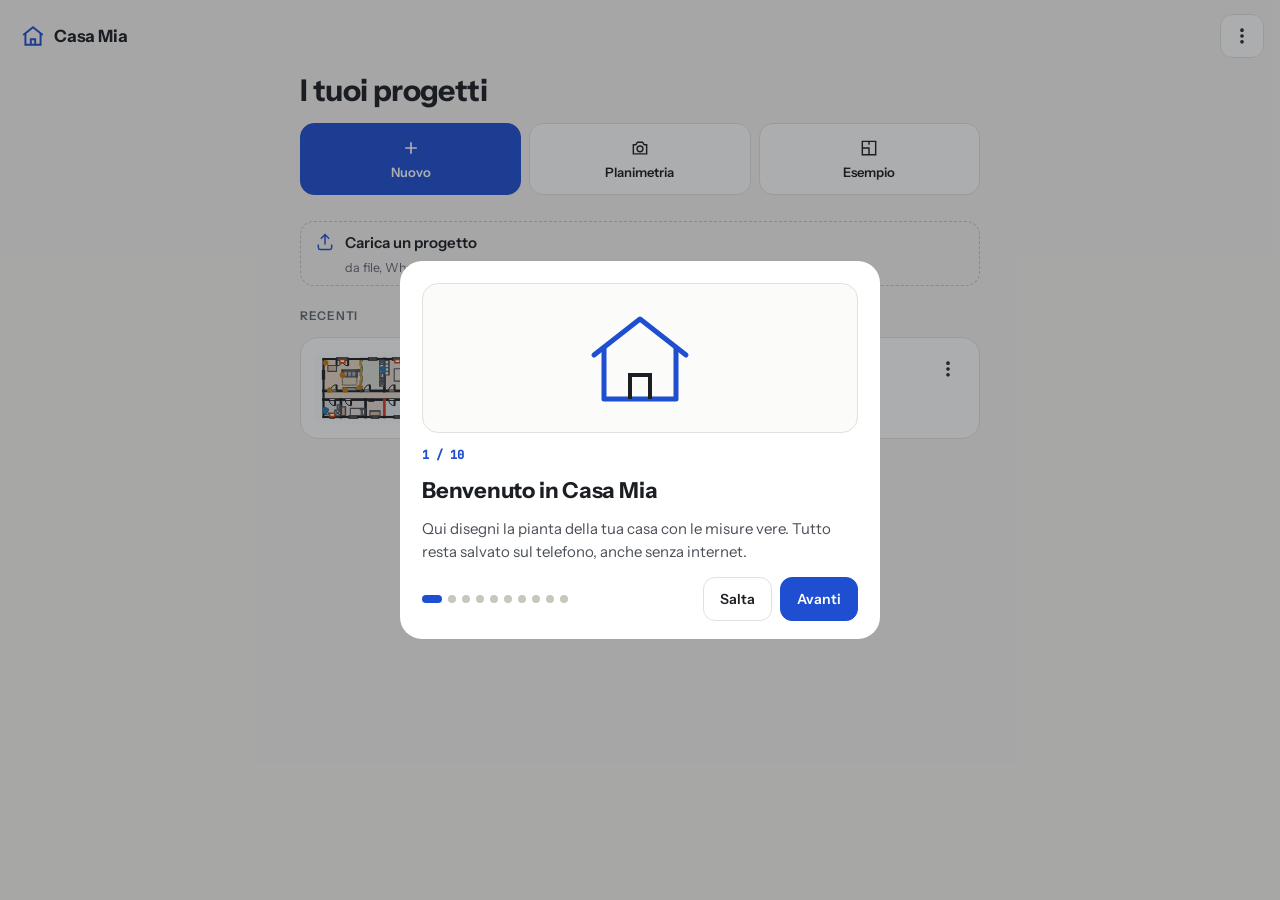
<file: index.html>
<!doctype html>
<html lang="it">
<head>
<meta charset="utf-8">
<meta name="viewport" content="width=device-width, initial-scale=1, maximum-scale=1, user-scalable=no, viewport-fit=cover">
<meta name="theme-color" content="#F6F5F1">
<title>Casa Mia</title>
<link rel="stylesheet" href="css/app.css">
<link rel="manifest" href="manifest.webmanifest"><link rel="icon" href="icon.svg"><meta name="theme-color" content="#F6F5F1"></head>
<body>
<div id="app">

  <!-- HOME -->
  <section id="home" class="screen" aria-label="I tuoi progetti">
    <header class="home-head">
      <div class="brand">
        <svg width="26" height="26" viewBox="0 0 24 24" fill="none" stroke="currentColor" stroke-width="1.8" aria-hidden="true"><path d="M3 11l9-7 9 7"/><path d="M5 9.5V20h14V9.5"/><path d="M10 20v-5h4v5"/></svg>
        <span>Casa Mia</span>
      </div>
      <div class="head-actions">
      <button class="update-btn" id="updateBtn" aria-label="Aggiorna l'app">
        <svg width="18" height="18" viewBox="0 0 24 24" fill="none" stroke="currentColor" stroke-width="1.9" stroke-linecap="round" stroke-linejoin="round" aria-hidden="true"><path d="M20 12a8 8 0 1 1-2.34-5.66"/><path d="M20 4v5h-5"/></svg>
        <span>Aggiorna</span><i class="badge hidden" id="updateBadge"></i>
      </button>
      <button class="icon-btn" id="homeMenu" aria-label="Menu">
        <svg width="20" height="20" viewBox="0 0 24 24" fill="none" stroke="currentColor" stroke-width="1.8" aria-hidden="true"><circle cx="12" cy="5" r="1.3"/><circle cx="12" cy="12" r="1.3"/><circle cx="12" cy="19" r="1.3"/></svg>
      </button>
      </div>
    </header>
    <div class="home-body">
      <h1>I tuoi progetti</h1>
      <div class="quick">
        <button class="quick-btn primary" id="newProject">
          <svg width="20" height="20" viewBox="0 0 24 24" fill="none" stroke="currentColor" stroke-width="2" aria-hidden="true"><path d="M12 5v14M5 12h14"/></svg>Nuovo
        </button>
        <button class="quick-btn" id="loadPlan">
          <svg width="20" height="20" viewBox="0 0 24 24" fill="none" stroke="currentColor" stroke-width="1.7" aria-hidden="true"><path d="M4 8h3l2-3h6l2 3h3v11H4z"/><circle cx="12" cy="13" r="3.5"/></svg>Planimetria
        </button>
        <button class="quick-btn" id="openSample">
          <svg width="20" height="20" viewBox="0 0 24 24" fill="none" stroke="currentColor" stroke-width="1.7" aria-hidden="true"><path d="M4 4h16v16H4z"/><path d="M4 12h8v8M12 4v4"/></svg>Esempio
        </button>
      </div>
      <button class="open-file-btn" id="openFile">
        <svg width="20" height="20" viewBox="0 0 24 24" fill="none" stroke="currentColor" stroke-width="1.8" aria-hidden="true"><path d="M12 15V3M7 8l5-5 5 5"/><path d="M4 15v4a2 2 0 0 0 2 2h12a2 2 0 0 0 2-2v-4"/></svg>Carica un progetto <small>da file, WhatsApp, Drive o backup</small>
      </button>
      <div class="section-label">Recenti</div>
      <div id="projectList" class="project-list"></div>
    </div>
  </section>

  <!-- EDITOR -->
  <section id="editor" class="screen hidden" aria-label="Pianta">
    <header class="topbar">
      <button class="icon-btn ghost" id="backHome" aria-label="Torna ai progetti">
        <svg width="22" height="22" viewBox="0 0 24 24" fill="none" stroke="currentColor" stroke-width="2" aria-hidden="true"><path d="M15 5l-7 7 7 7"/></svg>
      </button>
      <button class="title-btn" id="projectTitle" aria-label="Rinomina progetto">
        <span class="t-name" id="projectName"></span>
        <span class="t-sub" id="projectSub"></span>
      </button>
      <button class="mode-btn" id="modeBtn" aria-label="Modalità semplice" aria-pressed="false">Semplice</button>
      <button class="icon-btn ghost" id="undoBtn" aria-label="Annulla" disabled>
        <svg width="20" height="20" viewBox="0 0 24 24" fill="none" stroke="currentColor" stroke-width="1.9" aria-hidden="true"><path d="M9 14L4 9l5-5"/><path d="M4 9h11a5 5 0 0 1 0 10h-3"/></svg>
      </button>
      <button class="icon-btn ghost" id="redoBtn" aria-label="Ripeti" disabled>
        <svg width="20" height="20" viewBox="0 0 24 24" fill="none" stroke="currentColor" stroke-width="1.9" aria-hidden="true"><path d="M15 14l5-5-5-5"/><path d="M20 9H9a5 5 0 0 0 0 10h3"/></svg>
      </button>
      <button class="icon-btn ghost" id="moreBtn" aria-label="Altre opzioni">
        <svg width="20" height="20" viewBox="0 0 24 24" fill="none" stroke="currentColor" stroke-width="1.9" aria-hidden="true"><circle cx="12" cy="5" r="1.3"/><circle cx="12" cy="12" r="1.3"/><circle cx="12" cy="19" r="1.3"/></svg>
      </button>
    </header>

    <div class="tools-wrap">
      <div class="tools" id="tools" role="toolbar" aria-label="Strumenti"></div>
      <div class="subtools hidden" id="subtools" role="toolbar" aria-label="Tipo di apertura"></div>
    </div>

    <div class="stage" id="stage">
      <canvas id="planCanvas" aria-label="Pianta della casa"></canvas>
      <button class="compass" id="compass" aria-label="Orientamento: imposta il nord">
        <svg width="40" height="40" viewBox="0 0 40 40" aria-hidden="true"><g id="compassNeedle"><path d="M20 5l5 15h-10z" fill="#D23B2A"/><path d="M20 35l-5-15h10z" fill="#C9C6BE"/></g></svg>
        <span class="compass-n" id="compassN">N</span>
      </button>
      <div class="zoomctl">
        <button class="icon-btn" id="zoomIn" aria-label="Ingrandisci"><svg width="18" height="18" viewBox="0 0 24 24" fill="none" stroke="currentColor" stroke-width="2" aria-hidden="true"><path d="M12 5v14M5 12h14"/></svg></button>
        <button class="icon-btn" id="zoomOut" aria-label="Riduci"><svg width="18" height="18" viewBox="0 0 24 24" fill="none" stroke="currentColor" stroke-width="2" aria-hidden="true"><path d="M5 12h14"/></svg></button>
        <button class="icon-btn" id="zoomFit" aria-label="Adatta alla vista"><svg width="18" height="18" viewBox="0 0 24 24" fill="none" stroke="currentColor" stroke-width="1.9" aria-hidden="true"><path d="M4 9V4h5M20 9V4h-5M4 15v5h5M20 15v5h-5"/></svg></button>
      </div>
      <button class="prob-btn hidden" id="probBtn" aria-label="Errori nel progetto">!<b>0</b></button>
      <div class="start-card hidden" id="startCard"></div>
      <div class="scalebar" id="scalebar"><span class="bar"></span><span class="lbl">1 m</span></div>
      <div class="hint" id="hint" role="status"><span id="hintText"></span><span class="hint-actions" id="hintActions"></span></div>
      <aside class="sheet hidden" id="sheet" aria-label="Proprietà"></aside>
    </div>

    <div class="tabview hidden" id="tabview"></div>
    <div class="view3d-wrap hidden" id="view3dWrap">
      <div id="view3d" class="view3d"></div>
      <div class="v3d-bar" id="v3dBar"></div>
      <div class="sun-panel hidden" id="sunPanel"></div>
      <div class="v3d-panel hidden" id="v3dPanel" aria-label="Personalizza"></div>
      <div class="v3d-tip" id="v3dTip">Tocca una parete, un pavimento o un mobile per cambiarne colori e materiali</div>
      <div class="joystick hidden" id="joystick" aria-label="Muoviti nella casa" role="application"><i></i></div>
    </div>

    <div class="summary" id="summary"></div>

    <nav class="tabbar" aria-label="Sezioni del progetto">
      <button class="tab active" data-tab="pianta" aria-current="page">
        <svg width="24" height="24" viewBox="0 0 24 24" fill="none" stroke="currentColor" stroke-width="1.7" aria-hidden="true"><rect x="3" y="3" width="18" height="18" rx="1"/><path d="M3 12h9v9M12 3v5"/></svg><span>Pianta</span>
      </button>
      <button class="tab" data-tab="3d">
        <svg width="24" height="24" viewBox="0 0 24 24" fill="none" stroke="currentColor" stroke-width="1.7" aria-hidden="true"><path d="M12 3l8 4.5v9L12 21l-8-4.5v-9z"/><path d="M12 12l8-4.5M12 12v9M12 12L4 7.5"/></svg><span>3D</span>
      </button>
      <button class="tab" data-tab="arredo">
        <svg width="24" height="24" viewBox="0 0 24 24" fill="none" stroke="currentColor" stroke-width="1.7" aria-hidden="true"><path d="M5 11V8a2 2 0 0 1 2-2h10a2 2 0 0 1 2 2v3"/><path d="M3 13a2 2 0 0 1 4 0v2h10v-2a2 2 0 0 1 4 0v5H3z"/><path d="M5 18v2M19 18v2"/></svg><span>Arredo</span>
      </button>
      <button class="tab" data-tab="costi">
        <svg width="24" height="24" viewBox="0 0 24 24" fill="none" stroke="currentColor" stroke-width="1.7" aria-hidden="true"><circle cx="12" cy="12" r="9"/><path d="M15.5 8.5a4 4 0 1 0 0 7M7 11h6M7 13.5h6"/></svg><span>Costi</span>
      </button>
      <button class="tab adv" data-tab="lavori">
        <svg width="24" height="24" viewBox="0 0 24 24" fill="none" stroke="currentColor" stroke-width="1.7" aria-hidden="true"><path d="M9 4h6v3H9z"/><path d="M7 5H5v16h14V5h-2"/><path d="M8.5 13l2.5 2.5 4.5-5"/></svg><span>Lavori</span>
      </button>
    </nav>
  </section>

  <div class="overlay hidden" id="overlay"></div>
  <div class="toast" id="toast" role="status" aria-live="polite"></div>
</div>

<script src="lib/three.min.js"></script>
<script src="js/core.js"></script>
<script src="js/catalog.js"></script>
<script src="js/sample.js"></script>
<script src="js/render.js"></script>
<script src="js/render2.js"></script>
<script src="js/editor.js"></script>
<script src="js/store.js"></script>
<script src="js/costs.js"></script>
<script src="js/fiscal.js"></script>
<script src="js/help.js"></script>
<script src="js/style.js"></script>
<script src="js/trim.js"></script>
<script src="js/personal.js"></script>
<script src="js/inspire.js"></script>
<script src="js/photoai.js"></script>
<script src="js/roomai.js"></script>
<script src="js/tavole.js"></script>
<script src="js/glb.js"></script>
<script src="js/config.js"></script>
<script src="js/ai.js"></script>
<script src="js/planimetria.js"></script>
<script src="js/view3d.js"></script>
<script src="js/ui.js"></script>
<script src="js/sheets.js"></script>
<script src="js/tabs.js"></script>
<script src="js/shop.js"></script>
<script src="js/share.js"></script>
<script src="js/elevation.js"></script>
<script src="js/main.js"></script>
</body>
</html>
</file>
<file: css/app.css>
/* Casa Mia — stile "tavolo da architetto": chiaro, pulito, accento blu progetto */
@font-face { font-family: 'Instrument Sans'; font-weight: 400; font-display: swap; src: url(../fonts/instrument-sans-latin-400-normal.woff2) format('woff2'); }
@font-face { font-family: 'Instrument Sans'; font-weight: 500; font-display: swap; src: url(../fonts/instrument-sans-latin-500-normal.woff2) format('woff2'); }
@font-face { font-family: 'Instrument Sans'; font-weight: 600; font-display: swap; src: url(../fonts/instrument-sans-latin-600-normal.woff2) format('woff2'); }
@font-face { font-family: 'Instrument Sans'; font-weight: 700; font-display: swap; src: url(../fonts/instrument-sans-latin-700-normal.woff2) format('woff2'); }
@font-face { font-family: 'JetBrains Mono'; font-weight: 400; font-display: swap; src: url(../fonts/jetbrains-mono-latin-400-normal.woff2) format('woff2'); }
@font-face { font-family: 'JetBrains Mono'; font-weight: 500; font-display: swap; src: url(../fonts/jetbrains-mono-latin-500-normal.woff2) format('woff2'); }

:root {
  --paper: #F6F5F1;
  --sheet: #FBFBF9;
  --surface: #FFFFFF;
  --ink: #1B1E22;
  --ink-2: #4A4F57;
  --muted: #5F6670;
  --line: #E3E1DB;
  --line-2: #C9C6BE;
  --soft: #EFEDE8;
  --accent: #1F4FD1;
  --accent-ink: #163A9C;
  --accent-soft: #E8EEFC;
  --warn: #B45309;
  --warn-soft: #FDF0E1;
  --danger: #B42318;
  --demolish: #E0A800;
  --new: #D23B2A;
  --sans: 'Instrument Sans', system-ui, -apple-system, 'Segoe UI', sans-serif;
  --mono: 'JetBrains Mono', ui-monospace, 'Cascadia Mono', monospace;
  --r: 14px;
}

* { box-sizing: border-box; -webkit-tap-highlight-color: transparent; }
html, body { margin: 0; height: 100%; background: var(--paper); color: var(--ink); font-family: var(--sans); font-size: 15px; overflow: hidden; overscroll-behavior: none; }
button { font: inherit; color: inherit; cursor: pointer; }
button:disabled { opacity: 0.35; cursor: default; }
input, select { font: inherit; color: inherit; }
.hidden { display: none !important; }
:focus-visible { outline: 2px solid var(--accent); outline-offset: 2px; }

#app { position: fixed; inset: 0; }
.screen { position: absolute; inset: 0; display: flex; flex-direction: column; }

.icon-btn {
  width: 44px; height: 44px; flex: none; border: 1px solid var(--line); background: var(--surface);
  border-radius: 12px; display: inline-flex; align-items: center; justify-content: center; color: var(--ink);
}
.icon-btn.ghost { border-color: transparent; background: transparent; }
.icon-btn:active { background: var(--soft); }

/* ---------- Home ---------- */
.head-actions { display: flex; align-items: center; gap: 8px; }
.update-btn {
  position: relative; min-height: 44px; padding: 0 14px; border-radius: 12px; border: 1px solid var(--line); background: var(--surface);
  display: inline-flex; align-items: center; gap: 7px; font-weight: 600; font-size: 14px;
}
.update-btn:active { background: var(--soft); }
.update-btn.available { border-color: var(--accent); color: var(--accent); background: var(--accent-soft); }
.update-btn.busy svg { animation: spin 1s linear infinite; }
@keyframes spin { to { transform: rotate(360deg); } }
.badge { position: absolute; top: -4px; right: -4px; width: 12px; height: 12px; border-radius: 99px; background: var(--new); border: 2px solid var(--paper); }
#home { overflow-y: auto; }
.home-head { display: flex; align-items: center; justify-content: space-between; padding: 14px 16px 4px 20px; }
.brand { display: flex; align-items: center; gap: 8px; color: var(--accent); }
.brand span { color: var(--ink); font-size: 17px; font-weight: 700; letter-spacing: -0.01em; }
.home-body { padding: 10px 20px 32px; display: flex; flex-direction: column; gap: 14px; max-width: 720px; width: 100%; margin: 0 auto; }
.home-body h1 { margin: 0; font-size: 30px; font-weight: 700; letter-spacing: -0.02em; }
.quick { display: grid; grid-template-columns: repeat(3, minmax(0, 1fr)); gap: 8px; }
.quick-btn {
  min-height: 72px; border: 1px solid var(--line); border-radius: var(--r); background: var(--surface);
  font-weight: 600; font-size: 13px; display: flex; flex-direction: column; align-items: center; justify-content: center; gap: 6px;
}
.quick-btn.primary { background: var(--accent); border-color: var(--accent); color: #fff; }
.quick-btn.primary:active { background: var(--accent-ink); }
.section-label { margin-top: 8px; font-size: 12px; font-weight: 600; letter-spacing: 0.06em; text-transform: uppercase; color: var(--muted); }
.project-list { display: flex; flex-direction: column; gap: 12px; }
.project-card {
  display: flex; gap: 14px; padding: 14px; background: var(--surface); border: 1px solid var(--line); border-radius: 18px;
  text-align: left; width: 100%; align-items: center;
}
.project-card:active { background: #FAFAF8; }
.project-card canvas { width: 104px; height: 72px; flex: none; border-radius: 10px; background: var(--sheet); }
.project-card .pc-body { display: flex; flex-direction: column; gap: 4px; min-width: 0; flex: 1; padding-right: 40px; }
.pc-title { font-size: 17px; font-weight: 700; white-space: nowrap; overflow: hidden; text-overflow: ellipsis; }
.pc-meta { font-size: 13px; color: var(--muted); font-family: var(--mono); }
.pc-date { font-size: 12px; color: var(--muted); }
.pc-tag { font-size: 11px; font-weight: 600; padding: 2px 8px; border-radius: 999px; background: var(--warn-soft); color: #8A4307; margin-left: 6px; vertical-align: 2px; }
.pc-wrap { position: relative; }
.pc-menu { position: absolute; top: 10px; right: 10px; }
.empty { padding: 28px 18px; border: 1px dashed var(--line-2); border-radius: 18px; text-align: center; color: var(--ink-2); font-size: 14px; line-height: 1.5; }
.version { font-size: 12px; color: var(--muted); text-align: center; margin-top: 12px; }

/* ---------- Editor ---------- */
#editor { display: grid; grid-template-rows: auto auto minmax(0, 1fr) auto auto; grid-template-columns: minmax(0, 1fr); grid-template-areas: "top" "tools" "stage" "summary" "tabs"; }
.topbar { grid-area: top; display: flex; align-items: center; gap: 2px; padding: 6px 6px 4px; background: var(--paper); }
.title-btn { flex: 1; min-width: 0; border: none; background: none; text-align: left; padding: 4px 6px; display: flex; flex-direction: column; min-height: 44px; justify-content: center; }
.t-name { font-size: 16px; font-weight: 700; white-space: nowrap; overflow: hidden; text-overflow: ellipsis; }
.t-sub { font-size: 12px; color: var(--muted); font-family: var(--mono); white-space: nowrap; overflow: hidden; text-overflow: ellipsis; }

.tools-wrap { grid-area: tools; background: var(--paper); border-bottom: 1px solid var(--line); }
.tools, .subtools { display: flex; gap: 6px; padding: 4px 12px 10px; overflow-x: auto; scrollbar-width: none; }
.tools::-webkit-scrollbar, .subtools::-webkit-scrollbar { display: none; }
.subtools { padding-top: 0; }
.chip {
  flex: none; min-height: 40px; padding: 0 14px; border-radius: 999px; border: 1px solid var(--line); background: var(--surface);
  display: inline-flex; align-items: center; gap: 7px; font-size: 14px; font-weight: 600; white-space: nowrap;
}
.chip svg { flex: none; }
.chip.active { background: var(--ink); border-color: var(--ink); color: #fff; }
.chip.small { min-height: 36px; font-size: 13px; padding: 0 12px; }
.chip.state { gap: 8px; }
.dot { width: 10px; height: 10px; border-radius: 3px; display: inline-block; flex: none; }
.dot.esistente { background: var(--ink); }
.dot.demolire { background: #FBEFC6; border: 1.5px dashed #B88A00; }
.dot.nuovo { background: var(--new); }

.stage { grid-area: stage; position: relative; overflow: hidden; background: var(--sheet); }
#planCanvas { position: absolute; inset: 0; width: 100%; height: 100%; display: block; touch-action: none; }
.compass {
  position: absolute; top: 12px; right: 12px; width: 52px; height: 52px; border-radius: 999px; border: 1px solid var(--line);
  background: rgba(255,255,255,0.94); display: flex; align-items: center; justify-content: center; padding: 0;
}
.compass svg { transition: transform 0.2s; }
.compass-n { position: absolute; top: -9px; left: 50%; transform: translateX(-50%); font: 700 10px var(--mono); color: var(--new); background: var(--surface); border: 1px solid var(--line); border-radius: 6px; padding: 0 4px; }
.zoomctl { position: absolute; right: 12px; top: 76px; display: flex; flex-direction: column; gap: 6px; }
.zoomctl .icon-btn { background: rgba(255,255,255,0.94); }
.scalebar { position: absolute; left: 14px; top: 14px; display: flex; align-items: center; gap: 6px; font: 500 11px var(--mono); color: var(--muted); pointer-events: none; background: rgba(246,245,241,0.85); padding: 4px 8px; border-radius: 8px; z-index: 2; }
.scalebar .bar { height: 6px; border: 1.5px solid var(--ink-2); border-top: none; display: inline-block; }
.hint {
  position: absolute; left: 12px; right: 12px; bottom: 12px; display: flex; align-items: center; gap: 10px; justify-content: space-between;
  padding: 8px 8px 8px 14px; border-radius: 14px; background: rgba(27,30,34,0.88); color: #fff; font-size: 13px; line-height: 1.35; min-height: 44px;
  pointer-events: none;
}
.hint .hint-actions { display: flex; gap: 6px; pointer-events: auto; }
.hint button { min-height: 36px; padding: 0 12px; border-radius: 10px; border: 1px solid rgba(255,255,255,0.35); background: transparent; color: #fff; font-weight: 600; font-size: 13px; }
.hint button.primary { background: #fff; color: var(--ink); border-color: #fff; }
.hint button.arrow { min-width: 48px; min-height: 48px; font-size: 18px; padding: 0; }
.hint.hidden-soft { opacity: 0; }

.sheet {
  position: absolute; left: 0; right: 0; bottom: 0; max-height: 48%; overflow-y: auto; background: var(--surface);
  border-top: 1px solid var(--line); border-radius: 18px 18px 0 0; box-shadow: 0 -8px 24px rgba(27,30,34,0.08);
  padding: 6px 16px 16px; z-index: 5;
}
.sheet-grab { width: 36px; height: 4px; border-radius: 4px; background: var(--line-2); margin: 4px auto 6px; }
.sheet-head { display: flex; align-items: center; gap: 10px; min-height: 44px; }
.sheet-head .kind { font-size: 11px; font-weight: 600; letter-spacing: 0.06em; text-transform: uppercase; color: var(--muted); }
.sheet-head .name { font-size: 18px; font-weight: 700; }
.sheet-head .grow { flex: 1; min-width: 0; display: flex; flex-direction: column; }
.fields { display: grid; grid-template-columns: repeat(2, minmax(0, 1fr)); gap: 10px 12px; margin-top: 6px; }
.field { display: flex; flex-direction: column; gap: 4px; min-width: 0; }
.field.full { grid-column: 1 / -1; }
.field label, .field .lbl { font-size: 12px; font-weight: 600; color: var(--muted); }
.field input, .field select {
  min-height: 44px; border: 1px solid var(--line); border-radius: 10px; background: var(--sheet); padding: 0 12px; width: 100%;
}
.field input.num { font-family: var(--mono); }
.field input:focus, .field select:focus { border-color: var(--accent); outline: none; background: #fff; }
.input-unit { position: relative; }
.input-unit span { position: absolute; right: 12px; top: 50%; transform: translateY(-50%); font: 500 12px var(--mono); color: var(--muted); pointer-events: none; }
.input-unit input { padding-right: 38px; }
.stats { display: flex; gap: 8px; flex-wrap: wrap; margin-top: 12px; }
.stat { flex: 1 1 90px; background: var(--paper); border-radius: 10px; padding: 8px 10px; }
.stat .k { font-size: 11px; color: var(--muted); font-weight: 600; }
.stat .v { font: 500 15px var(--mono); margin-top: 2px; }
.warn-box { margin-top: 10px; padding: 10px 12px; border-radius: 10px; background: var(--warn-soft); color: #7A3A06; font-size: 13px; line-height: 1.4; }
.seg { display: flex; border: 1px solid var(--line); border-radius: 12px; overflow: hidden; background: var(--sheet); }
.seg button { flex: 1; min-height: 42px; border: none; background: transparent; font-size: 13px; font-weight: 600; display: flex; align-items: center; justify-content: center; gap: 6px; padding: 0 6px; }
.seg button + button { border-left: 1px solid var(--line); }
.seg button.on { background: var(--ink); color: #fff; }
.actions { display: flex; gap: 8px; flex-wrap: wrap; margin-top: 14px; }
.btn {
  min-height: 44px; padding: 0 16px; border-radius: 12px; border: 1px solid var(--line); background: var(--surface);
  font-weight: 600; font-size: 14px; display: inline-flex; align-items: center; gap: 8px; justify-content: center;
}
.btn.primary { background: var(--accent); border-color: var(--accent); color: #fff; }
.btn.danger { color: var(--danger); border-color: #F1C9C5; }
.btn.grow { flex: 1; }

.summary { grid-area: summary; display: flex; gap: 14px; align-items: center; padding: 8px 16px; border-top: 1px solid var(--line); background: var(--paper); font: 500 12.5px var(--mono); color: var(--ink-2); overflow-x: auto; white-space: nowrap; }
.summary b { color: var(--ink); font-weight: 500; }
.summary .warnings { color: var(--warn); }

.tabbar { grid-area: tabs; display: flex; background: var(--surface); border-top: 1px solid var(--line); padding: 4px 6px 8px; }
.tab { flex: 1; min-height: 52px; border: none; background: none; display: flex; flex-direction: column; align-items: center; justify-content: center; gap: 2px; color: var(--muted); font-size: 11px; font-weight: 600; }
.tab.active { color: var(--accent); }
.tab.soon { opacity: 0.55; }

/* ---------- Dialoghi, menu, toast ---------- */
.overlay { position: absolute; inset: 0; background: rgba(27,30,34,0.36); z-index: 20; display: flex; align-items: flex-end; justify-content: center; }
.dialog { width: 100%; max-width: 520px; background: var(--surface); border-radius: 20px 20px 0 0; padding: 18px 18px 20px; max-height: 88%; overflow-y: auto; }
@media (min-height: 560px) and (min-width: 560px) { .overlay { align-items: center; } .dialog { border-radius: 20px; } }
.dialog h2 { margin: 0 0 6px; font-size: 19px; }
.dialog p { margin: 6px 0; color: var(--ink-2); line-height: 1.5; font-size: 14px; }
.dialog .actions { justify-content: flex-end; }
.menu-list { display: flex; flex-direction: column; margin: 4px -6px 0; }
.menu-item { min-height: 52px; border: none; background: none; text-align: left; display: flex; align-items: center; gap: 14px; padding: 0 8px; border-radius: 12px; font-size: 15px; font-weight: 500; }
.menu-item:active { background: var(--soft); }
.menu-item .mi-right { margin-left: auto; font: 500 13px var(--mono); color: var(--muted); }
.menu-item.danger { color: var(--danger); }
.switch { width: 40px; height: 24px; border-radius: 999px; background: var(--line-2); position: relative; flex: none; margin-left: auto; }
.switch::after { content: ''; position: absolute; top: 3px; left: 3px; width: 18px; height: 18px; border-radius: 999px; background: #fff; transition: left 0.15s; }
.switch.on { background: var(--accent); }
.switch.on::after { left: 19px; }
.range-row { display: flex; align-items: center; gap: 14px; margin-top: 10px; }
.range-row input[type=range] { flex: 1; accent-color: var(--accent); height: 32px; }
.range-row .val { font: 500 15px var(--mono); min-width: 56px; text-align: right; }

.toast {
  position: absolute; left: 50%; bottom: 96px; transform: translate(-50%, 20px); opacity: 0; pointer-events: none;
  background: var(--ink); color: #fff; padding: 10px 16px; border-radius: 12px; font-size: 14px; z-index: 40; max-width: calc(100% - 32px);
  transition: opacity 0.2s, transform 0.2s; text-align: center;
}
.toast.show { opacity: 1; transform: translate(-50%, 0); }
.toast.top { bottom: auto; top: calc(env(safe-area-inset-top, 0px) + 12px); z-index: 60; }
.overlay:has(> .dialog.clear:last-child) { background: rgba(27,30,34,0.06); }
.calib-nav { display: flex; align-items: center; gap: 10px; margin: 10px 0 4px; }
.calib-nav button { flex: none; width: 56px; height: 52px; border-radius: 14px; border: 1px solid var(--line, #d9d6cf); background: var(--paper, #F6F5F1); font-size: 20px; color: var(--ink); }
.calib-nav .what { flex: 1; text-align: center; font-size: 14px; color: var(--ink-2); line-height: 1.3; }
.calib-nav .what b { display: block; font: 600 16px var(--mono); color: var(--accent); }

/* ---------- Guida ---------- */
.tutorial { width: 100%; max-width: 480px; background: var(--surface); border-radius: 22px 22px 0 0; padding: 22px 22px 18px; display: flex; flex-direction: column; gap: 14px; }
@media (min-height: 560px) and (min-width: 560px) { .tutorial { border-radius: 22px; } }
.tut-art { height: 150px; border-radius: 16px; background: var(--sheet); border: 1px solid var(--line); display: flex; align-items: center; justify-content: center; }
.tut-step { font: 600 12px var(--mono); color: var(--accent); }
.tutorial h2 { margin: 0; font-size: 22px; letter-spacing: -0.01em; }
.tutorial p { margin: 0; color: var(--ink-2); line-height: 1.5; }
.tut-dots { display: flex; gap: 6px; }
.tut-dots i { width: 8px; height: 8px; border-radius: 99px; background: var(--line-2); }
.tut-dots i.on { background: var(--accent); width: 20px; }
.tut-nav { display: flex; align-items: center; justify-content: space-between; gap: 8px; }

/* ---------- Orizzontale ---------- */
@media (orientation: landscape) and (max-height: 640px) {
  #editor {
    grid-template-rows: auto minmax(0, 1fr) auto;
    grid-template-columns: auto minmax(0, 1fr);
    grid-template-areas: "top top" "tools stage" "tabs tabs";
  }
  .summary { display: none; }
  .tools-wrap { border-bottom: none; border-right: 1px solid var(--line); overflow-y: auto; display: flex; max-width: 360px; }
  .tools, .subtools { flex-direction: column; overflow-x: visible; padding: 8px; width: 172px; }
  .tools .chip, .subtools .chip { min-height: 38px; font-size: 13px; padding: 0 12px; white-space: normal; text-align: left; line-height: 1.15; }
  .subtools { border-left: 1px solid var(--line); }
  .chip { justify-content: flex-start; }
  .sheet { left: auto; top: 0; width: 340px; max-height: none; border-radius: 0; border-top: none; border-left: 1px solid var(--line); box-shadow: -8px 0 24px rgba(27,30,34,0.06); }
  .sheet-grab { display: none; }
  .tabbar { padding: 0 6px; }
  .tab { min-height: 44px; flex-direction: row; gap: 6px; }
  .tab svg { width: 20px; height: 20px; }
  .hint { right: 12px; }
  .stage.with-sheet .hint { right: 352px; }
  .stage.with-sheet .compass, .stage.with-sheet .zoomctl { right: 352px; }
  .home-body { max-width: 900px; }
  .project-list { display: grid; grid-template-columns: repeat(2, minmax(0, 1fr)); }
}

/* ================= Schede Arredo, Costi, Lavori, 3D ================= */
#editor.tab-other .tools-wrap, #editor.tab-other .stage, #editor.tab-other .summary { display: none; }
.tabview { grid-row: 2 / 5; grid-column: 1 / -1; overflow-y: auto; padding: 4px 16px 24px; background: var(--paper); display: flex; flex-direction: column; gap: 12px; }
.tabview > * { flex-shrink: 0; }
.import-list > *, .picker > *, .chat-log > * { flex-shrink: 0; }
.tab-head { display: flex; align-items: center; justify-content: space-between; gap: 10px; flex-wrap: wrap; padding-top: 8px; }
.tab-head h1 { margin: 0; font-size: 26px; letter-spacing: -0.02em; }
.tab-sec { display: flex; align-items: center; justify-content: space-between; gap: 10px; margin-top: 8px; }
.tab-sec h2 { margin: 0; font-size: 16px; }
.card { background: var(--surface); border: 1px solid var(--line); border-radius: 16px; padding: 12px 14px; display: flex; flex-direction: column; gap: 6px; }
.card-row { display: flex; align-items: center; justify-content: space-between; gap: 10px; }
.card-row.small, .small { font-size: 12.5px; }
.muted { color: var(--muted); }
.mono { font-family: var(--mono); }
.warn { color: var(--warn) !important; }
.best { color: #1E7A3C !important; font-weight: 600; }
.big-num { font: 600 30px var(--mono); letter-spacing: -0.02em; }
.bar { height: 8px; border-radius: 99px; background: var(--soft); overflow: hidden; margin-top: 6px; }
.bar i { display: block; height: 100%; background: var(--accent); border-radius: 99px; }
.bar.over i { background: var(--warn); }
.split { margin-top: 10px; display: flex; flex-direction: column; gap: 6px; }
.split-bar { display: flex; height: 10px; border-radius: 99px; overflow: hidden; background: var(--soft); }
.split-bar i { display: block; height: 100%; }
.split-bar .mat, .dot.mat { background: #1F4FD1; }
.split-bar .lab, .dot.lab { background: #E0A800; }
.dot.mat, .dot.lab { border-radius: 99px; margin-right: 6px; vertical-align: 0; }
.group { padding: 0; overflow: hidden; }
.group-head { display: flex; align-items: center; gap: 10px; flex-wrap: wrap; width: 100%; border: none; background: none; text-align: left; padding: 12px 14px; min-height: 52px; }
.gh-name { font-weight: 700; flex: 1; min-width: 120px; }
.lines { border-top: 1px solid var(--line); padding: 4px 14px 10px; }
.line { display: flex; align-items: center; gap: 10px; padding: 8px 0; border-bottom: 1px solid #F1EFEA; min-height: 44px; }
.line:last-child { border-bottom: none; }
.line.past { opacity: 0.5; }
.l-main { flex: 1; min-width: 0; display: flex; flex-direction: column; gap: 2px; text-align: left; }
.btnline { width: 100%; background: none; border: none; border-bottom: 1px solid #F1EFEA; text-align: left; }
.btnline.current { background: var(--accent-soft); border-radius: 10px; padding-left: 8px; }
.btn-reset { background: none; border: none; padding: 0; }
.btn.small { min-height: 38px; padding: 0 12px; font-size: 13px; border-radius: 10px; }
.sec-title { font-size: 12px; font-weight: 700; letter-spacing: 0.06em; text-transform: uppercase; color: var(--muted); margin: 16px 0 6px; }
.calc { margin-top: 8px; padding: 9px 12px; border-radius: 10px; background: var(--paper); font: 500 12.5px var(--mono); color: var(--ink-2); line-height: 1.6; }
.swatch { display: inline-block; width: 14px; height: 14px; border-radius: 4px; vertical-align: -2px; margin-right: 6px; border: 1px solid rgba(0,0,0,0.1); }
.style-row { display: flex; gap: 8px; overflow-x: auto; padding-bottom: 4px; }
.style-chip { flex: none; display: flex; flex-direction: column; align-items: center; gap: 6px; border: 1px solid var(--line); background: var(--surface); border-radius: 12px; padding: 8px 10px; font-size: 12.5px; font-weight: 600; min-width: 84px; }
.style-chip .sw { width: 56px; height: 34px; border-radius: 8px; border: 1px solid rgba(0,0,0,0.08); }
.muted.small { font-size: 12.5px; }
.warn-line { padding: 6px 0; font-size: 13.5px; color: #7A3A06; border-bottom: 1px solid #F6E6D4; }
.warn-chip { border: none; background: var(--warn-soft); color: #8A4307; border-radius: 99px; padding: 4px 10px; font: 600 12px var(--sans); flex: none; min-height: 30px; }
.summary { gap: 10px; }
.chips-row { display: flex; gap: 6px; overflow-x: auto; padding-bottom: 4px; scrollbar-width: none; }
.chips-row.wrap { flex-wrap: wrap; overflow: visible; }
.chips-row::-webkit-scrollbar { display: none; }
.search { min-height: 46px; border: 1px solid var(--line); border-radius: 12px; padding: 0 14px; background: var(--surface); width: 100%; }
.item-list { display: grid; grid-template-columns: repeat(auto-fill, minmax(300px, 1fr)); gap: 8px; }
.item-row, .import-row { display: flex; align-items: center; gap: 12px; background: var(--surface); border: 1px solid var(--line); border-radius: 14px; padding: 8px 10px; }
.thumb { flex: none; width: 56px; height: 56px; border-radius: 10px; object-fit: cover; background: var(--sheet); border: 1px solid var(--line); }
.ir-body { flex: 1; min-width: 0; display: flex; flex-direction: column; gap: 2px; }
.ir-name { font-weight: 600; font-size: 14px; overflow: hidden; text-overflow: ellipsis; display: -webkit-box; -webkit-line-clamp: 2; -webkit-box-orient: vertical; }
.ir-meta { font-size: 12px; color: var(--muted); display: flex; gap: 6px; align-items: center; flex-wrap: wrap; }
.ir-actions { display: flex; align-items: center; gap: 4px; }
.store-tag { font-size: 11px; font-weight: 600; padding: 2px 8px; border-radius: 99px; background: var(--soft); color: var(--ink-2); }
.import-list { display: flex; flex-direction: column; gap: 8px; max-height: 52vh; overflow-y: auto; }
.import-row select { min-height: 36px; border: 1px solid var(--line); border-radius: 8px; background: var(--sheet); margin-top: 4px; font-size: 13px; }
.placed-list { display: flex; gap: 8px; overflow-x: auto; padding: 4px 0; }
.placed { flex: none; display: flex; align-items: center; gap: 8px; border: 1px solid var(--line); background: var(--sheet); border-radius: 12px; padding: 6px 10px 6px 6px; font-size: 13px; font-weight: 600; max-width: 220px; }
.placed .thumb { width: 40px; height: 40px; }
.placed.bad { border-color: #F1C9A5; background: var(--warn-soft); }
.badge-warn { background: var(--warn); color: #fff; border-radius: 99px; width: 18px; height: 18px; display: inline-flex; align-items: center; justify-content: center; font-size: 11px; }
.dialog.tall { max-height: 92%; display: flex; flex-direction: column; }
.picker { display: flex; flex-direction: column; gap: 10px; overflow-y: auto; }
.picker .item-list { grid-template-columns: 1fr; }
.check { display: inline-flex; align-items: center; gap: 8px; min-height: 40px; }
.check input { width: 20px; height: 20px; accent-color: var(--accent); }
.check-list { display: grid; grid-template-columns: repeat(2, minmax(0, 1fr)); gap: 2px 10px; }
.status { border: none; border-radius: 99px; padding: 5px 10px; font: 600 12px var(--sans); white-space: nowrap; min-height: 32px; }
.status.s0 { background: #F1EFEA; color: var(--ink-2); }
.status.s1 { background: #E8EEFC; color: var(--accent-ink); }
.status.s2 { background: #FDF0E1; color: #8A4307; }
.status.s3 { background: #E3F2E7; color: #1E5E33; }
.status-sum { display: grid; grid-template-columns: repeat(4, minmax(0, 1fr)); text-align: center; gap: 6px; }
.status-sum b { font: 600 22px var(--mono); display: block; }
.task { display: flex; gap: 10px; align-items: flex-start; padding: 8px 0; border-bottom: 1px solid #F1EFEA; }
.task.done .t-name { text-decoration: line-through; color: var(--muted); }
.task-body { flex: 1; min-width: 0; background: none; border: none; text-align: left; padding: 0; display: flex; flex-direction: column; gap: 4px; }
.t-name { font-weight: 600; }
.gantt { position: relative; height: 8px; background: var(--soft); border-radius: 99px; }
.gantt i { position: absolute; top: 0; height: 8px; border-radius: 99px; background: var(--accent); }
.task.done .gantt i { background: #5BA36E; }
.diary { display: grid; grid-template-columns: repeat(auto-fill, minmax(260px, 1fr)); gap: 10px; }
.diary-item { padding: 0; overflow: hidden; }
.diary-photo { border: none; padding: 0; background: none; display: block; width: 100%; }
.diary-photo img { width: 100%; height: 180px; object-fit: cover; display: block; }
.diary-body { padding: 10px 12px; display: flex; flex-direction: column; gap: 4px; }
.photo-prev img { max-width: 100%; max-height: 200px; border-radius: 10px; margin-top: 6px; }
.price-row { display: grid; grid-template-columns: minmax(0, 1.4fr) minmax(0, 1fr) minmax(0, 1fr); gap: 8px; align-items: end; padding: 6px 0; border-bottom: 1px solid #F1EFEA; }
.pr-label { display: flex; flex-direction: column; font-size: 13px; padding-bottom: 8px; }
.chat { display: flex; flex-direction: column; gap: 10px; }
.chat-log { max-height: 46vh; overflow-y: auto; display: flex; flex-direction: column; gap: 8px; padding: 4px; }
.msg { padding: 9px 12px; border-radius: 14px; max-width: 88%; font-size: 14px; line-height: 1.45; white-space: pre-wrap; }
.msg.me { align-self: flex-end; background: var(--accent); color: #fff; border-bottom-right-radius: 4px; }
.msg.ai { align-self: flex-start; background: var(--paper); border: 1px solid var(--line); border-bottom-left-radius: 4px; }
.chat-input { display: flex; gap: 8px; }
.chat-input input { flex: 1; min-height: 46px; border: 1px solid var(--line); border-radius: 12px; padding: 0 12px; background: var(--sheet); }
.full { grid-column: 1 / -1; }
.sheet p.muted { font-size: 14px; line-height: 1.5; }

/* 3D */
.view3d-wrap { grid-row: 2 / 5; grid-column: 1 / -1; position: relative; overflow: hidden; background: #E9EEF2; }
.view3d { position: absolute; inset: 0; }
.view3d canvas { display: block; touch-action: none; }
.v3d-bar { position: absolute; left: 10px; right: 10px; top: 10px; display: flex; gap: 6px; overflow-x: auto; scrollbar-width: none; align-items: center; }
.v3d-bar::-webkit-scrollbar { display: none; }
.v3d-bar .chip { background: rgba(255,255,255,0.94); }
.v3d-bar .chip.active { background: var(--ink); }
.seg.compact { flex: none; background: rgba(255,255,255,0.94); }
.seg.compact button { min-height: 36px; padding: 0 12px; flex: none; }
.sun-panel { position: absolute; left: 10px; top: 58px; width: min(340px, calc(100% - 20px)); background: rgba(255,255,255,0.96); border: 1px solid var(--line); border-radius: 14px; padding: 10px 12px; display: flex; flex-direction: column; gap: 6px; }
.sun-panel .range-row { margin: 0; }
.sun-panel .range-row span { width: 44px; }
.joystick { position: absolute; left: 24px; bottom: 24px; width: 120px; height: 120px; border-radius: 99px; background: rgba(27,30,34,0.18); border: 2px solid rgba(255,255,255,0.7); touch-action: none; display: flex; align-items: center; justify-content: center; }
.joystick i { width: 52px; height: 52px; border-radius: 99px; background: rgba(255,255,255,0.92); box-shadow: 0 2px 8px rgba(0,0,0,0.2); transition: transform 0.05s; }

@media (orientation: landscape) and (max-height: 640px) {
  .tabview, .view3d-wrap { grid-row: 2 / 3; grid-column: 1 / -1; }
}

/* Tastiera aperta (telefono): nascondo barra in basso e riepilogo, il pannello prende pi\u00f9 spazio */
body.kb .tabbar, body.kb .summary { display: none; }
body.kb .sheet { max-height: 78%; }

/* Superfici per stanza nel riepilogo */
.summary { gap: 6px; padding: 6px 12px; scrollbar-width: none; }
.summary::-webkit-scrollbar { display: none; }
.m2-chip { flex: none; border: 1px solid var(--line); background: var(--surface); color: var(--ink-2); border-radius: 99px; padding: 5px 10px; font: 500 12.5px var(--sans); min-height: 32px; display: inline-flex; align-items: center; gap: 4px; }
.m2-chip b { font: 600 12.5px var(--mono); color: var(--ink); }
.m2-chip.total { background: var(--ink); color: #fff; border-color: var(--ink); }
.m2-chip.total b { color: #fff; }
.m2-chip.on { border-color: var(--accent); color: var(--accent); }
.m2-chip.plain { border: none; background: transparent; }
.l-num { font: 600 14px var(--mono); color: var(--ink); flex: none; }

/* Punto esclamativo degli errori */
.prob-btn { position: absolute; left: 14px; top: 52px; z-index: 3; min-width: 44px; height: 44px; border-radius: 22px; border: none; background: #D23B2A; color: #fff; font: 700 18px var(--sans); display: flex; align-items: center; justify-content: center; gap: 4px; padding: 0 12px; box-shadow: 0 4px 12px rgba(210,59,42,0.35); }
.prob-btn b { font: 600 13px var(--mono); background: rgba(255,255,255,0.25); border-radius: 10px; padding: 1px 6px; }
.prob-btn.hidden { display: none; }
.prob-list { display: flex; flex-direction: column; gap: 8px; margin: 8px 0; }
.prob { border: 1px solid var(--line); border-radius: 12px; padding: 10px 12px; background: var(--paper); }
.prob-text { font-size: 14px; line-height: 1.4; }
.prob-acts { display: flex; gap: 8px; justify-content: flex-end; margin-top: 8px; }
.btn.small { min-height: 36px; padding: 0 14px; font-size: 14px; }

/* (i) dei termini tecnici */
.info-i { display: inline-flex; align-items: center; justify-content: center; width: 22px; height: 22px; margin-left: 6px; border-radius: 50%; border: 1.5px solid var(--accent); color: var(--accent); background: transparent; font: 700 12px/1 Georgia, serif; font-style: italic; vertical-align: middle; padding: 0; }

/* Tipo stanza con un tocco */
.type-chips { margin: 4px 0 8px; }

/* Avvio progetto vuoto: tre grandi scelte */
.start-card { position: absolute; left: 16px; right: 16px; top: 50%; transform: translateY(-50%); z-index: 4; background: var(--surface); border: 1px solid var(--line); border-radius: 18px; padding: 18px; box-shadow: 0 10px 30px rgba(27,30,34,0.10); }
.start-card h3 { margin: 0 0 4px; font-size: 19px; }
.start-card p { margin: 0 0 12px; color: var(--ink-2); font-size: 14px; }
.start-card .big { display: flex; align-items: center; gap: 14px; width: 100%; text-align: left; border: 1px solid var(--line); background: var(--paper); border-radius: 14px; padding: 14px; margin-top: 10px; min-height: 64px; color: var(--ink); }
.start-card .big b { display: block; font-size: 16px; }
.start-card .big small { color: var(--muted); font-size: 13px; }
.start-card .big svg { flex: none; color: var(--accent); }
@media (min-width: 900px) { .start-card { left: 50%; right: auto; width: 420px; transform: translate(-50%, -50%); } }

/* Modalit\u00e0 semplice */
.mode-btn { border: 1px solid var(--line-2); background: var(--surface); color: var(--ink-2); border-radius: 99px; height: 30px; padding: 0 9px; font: 600 11.5px var(--sans); flex: none; }
.mode-btn.on { background: var(--accent); color: #fff; border-color: var(--accent); }
body.simple .adv { display: none !important; }

/* I messaggi brevi compaiono in alto, sotto l'intestazione: non coprono suggerimenti e pulsanti */
.toast { bottom: auto; top: calc(env(safe-area-inset-top, 0px) + 64px); transform: translate(-50%, -12px); }
.toast.show { transform: translate(-50%, 0); }

.open-file-btn { display: flex; align-items: center; gap: 10px; width: 100%; margin-top: 12px; min-height: 52px; border: 1.5px dashed var(--line-2); border-radius: 14px; background: transparent; color: var(--ink); font: 600 15px var(--sans); padding: 10px 14px; text-align: left; flex-wrap: wrap; }
.open-file-btn svg { color: var(--accent); flex: none; }
.open-file-btn small { flex-basis: 100%; margin-left: 30px; margin-top: -2px; font: 400 12.5px var(--sans); color: var(--muted); }

/* ---------- Personalizzazione ---------- */
.v3d-panel { position: absolute; left: 0; right: 0; bottom: 0; max-height: 52%; overflow-y: auto; background: var(--surface); border-radius: 18px 18px 0 0; padding: 8px 16px 16px; z-index: 6; box-shadow: 0 -8px 24px rgba(27,30,34,0.12); }
.v3d-panel.hidden { display: none; }
.v3d-tip { position: absolute; left: 50%; bottom: 16px; transform: translateX(-50%); background: rgba(27,30,34,0.82); color: #fff; font-size: 13px; padding: 8px 12px; border-radius: 12px; max-width: calc(100% - 32px); text-align: center; z-index: 4; pointer-events: none; }
.v3d-tip.hidden { display: none; }
.swatches { display: flex; flex-wrap: wrap; gap: 8px; margin: 6px 0 4px; }
.swatch { width: 36px; height: 36px; border-radius: 50%; border: 1px solid rgba(27,30,34,0.15); padding: 0; position: relative; flex: none; }
.swatch.on { outline: 3px solid var(--accent); outline-offset: 2px; }
.swatch.more { display: inline-flex; align-items: center; justify-content: center; background: conic-gradient(#e66, #ec6, #6c6, #6cc, #66e, #c6c, #e66); color: #fff; font-weight: 700; overflow: hidden; }
.swatch.more input { position: absolute; inset: 0; opacity: 0; width: 100%; height: 100%; }
.swatch.more span { text-shadow: 0 1px 2px rgba(0,0,0,0.5); font-size: 18px; }
.mat-row { display: flex; gap: 8px; overflow-x: auto; padding: 4px 0 8px; scrollbar-width: none; }
.mat-row::-webkit-scrollbar { display: none; }
.mat-chip { flex: none; width: 104px; border: 1px solid var(--line); background: var(--paper); border-radius: 12px; padding: 6px; display: flex; flex-direction: column; gap: 6px; font-size: 12px; text-align: left; color: var(--ink); }
.mat-chip.on { border-color: var(--accent); box-shadow: 0 0 0 2px var(--accent) inset; }
.mat-sw { height: 54px; border-radius: 8px; display: block; }
.style-grid { display: grid; grid-template-columns: 1fr 1fr; gap: 10px; margin-top: 8px; }
.style-card { border: 1px solid var(--line); background: var(--paper); border-radius: 14px; padding: 8px; text-align: left; display: flex; flex-direction: column; gap: 4px; color: var(--ink); }
.style-card b { font-size: 15px; }
.style-card small { color: var(--muted); font-size: 12px; line-height: 1.3; }
.style-prev { display: grid; grid-template-columns: 2fr 1fr 1fr 1fr 0.5fr; height: 54px; border-radius: 10px; overflow: hidden; }
.style-prev i { display: block; }
.chip.accent { background: var(--accent); color: #fff; border-color: var(--accent); }
.personal .sec-title { margin-top: 10px; }

.board-grid { display: grid; grid-template-columns: 1fr 1fr 1fr; gap: 6px; margin: 8px 0; }
.board-item { position: relative; aspect-ratio: 1; border-radius: 10px; overflow: hidden; background: var(--paper); }
.board-item img { width: 100%; height: 100%; object-fit: cover; display: block; }
.board-del { position: absolute; top: 4px; right: 4px; width: 28px; height: 28px; border-radius: 50%; border: none; background: rgba(27,30,34,0.7); color: #fff; font-size: 18px; line-height: 1; }
.tips { margin: 4px 0 0; padding-left: 18px; font-size: 14px; line-height: 1.45; color: var(--ink-2); }
.ba { position: relative; border-radius: 12px; overflow: hidden; }
.ba img { width: 100%; display: block; }
.ba img.after { position: absolute; inset: 0; height: 100%; object-fit: cover; }

.warp-box { position: relative; margin-top: 8px; touch-action: none; user-select: none; }
.warp-box img { width: 100%; display: block; border-radius: 8px; }
.warp-box svg { position: absolute; inset: 0; width: 100%; height: 100%; pointer-events: none; }
.warp-box polygon { fill: rgba(31,79,209,0.10); stroke: #1F4FD1; stroke-width: 2; }
.warp-h { position: absolute; width: 34px; height: 34px; margin: -17px 0 0 -17px; border-radius: 50%; background: rgba(31,79,209,0.25); border: 3px solid #1F4FD1; touch-action: none; }

/* Orizzontale sul telefono: pannelli di lato, riepilogo m\u00b2 sempre visibile */
@media (orientation: landscape) and (max-height: 640px) {
  #editor { grid-template-rows: auto minmax(0, 1fr) auto auto; grid-template-areas: "top top" "tools stage" "summary summary" "tabs tabs"; }
  .summary { display: flex; padding: 4px 10px; }
  .m2-chip { min-height: 28px; padding: 3px 8px; }
  .v3d-panel { left: auto; top: 0; width: 360px; max-height: none; border-radius: 0; }
  .start-card { left: 50%; right: auto; width: 440px; transform: translate(-50%, -50%); max-height: 92%; overflow-y: auto; }
  .dialog { max-height: 94%; }
  .prob-btn { top: 46px; }
  .style-grid { grid-template-columns: 1fr 1fr 1fr; }
}

/* niente selezione del testo trascinando col dito sui comandi */
body { -webkit-user-select: none; user-select: none; -webkit-touch-callout: none; }
input, textarea, [contenteditable], .dialog p, .tips, .prob-text { -webkit-user-select: text; user-select: text; }

@media (orientation: landscape) and (max-height: 640px) {
  .hint { left: auto; right: 12px; bottom: 10px; max-width: 46%; font-size: 12.5px; padding: 6px 10px; }
  .v3d-tip { font-size: 12px; max-width: 50%; }
}

/* Modifica dentro il 3D */
.v3d-bar .edit-seg { flex-shrink: 0; background: rgba(255,255,255,0.96); box-shadow: 0 2px 8px rgba(27,30,34,0.14); }
.v3d-bar .edit-seg button { min-height: 40px; padding: 0 14px; font-weight: 700; }
.v3d-bar .edit-seg button.on { background: var(--accent); color: #fff; }
.v3d-tool { position: absolute; left: 10px; right: 10px; top: 62px; z-index: 7; display: flex; gap: 8px; align-items: center; background: rgba(27,30,34,0.9); color: #fff; padding: 10px 12px; border-radius: 14px; font-size: 14px; line-height: 1.35; }
.v3d-tool.hidden { display: none; }
.v3d-tool .grow { flex: 1; min-width: 0; }
.v3d-tool .btn { flex-shrink: 0; }
.v3d-panel .quick3d .mat-row { margin-bottom: 4px; }
.v3d-tool .btn:not(.primary) { color: var(--ink); background: #fff; }

/* Pannelli in basso: si alzano, si abbassano e si riducono (dito o mouse) */
.sheet, .v3d-panel { max-height: var(--panel-h, 48%); }
.sheet-grab { position: sticky; top: -8px; z-index: 3; display: flex; align-items: center; justify-content: center; width: auto; height: 30px; margin: -6px -16px 2px; padding: 0 16px; background: var(--surface); border-radius: 18px 18px 0 0; cursor: ns-resize; touch-action: none; }
.sheet-grab i { width: 44px; height: 5px; border-radius: 5px; background: var(--line-2); }
.sheet-grab:hover i { background: var(--muted); }
.sheet-grab .grab-btn { position: absolute; right: 12px; top: 3px; font-size: 12px; font-weight: 600; color: var(--muted); padding: 4px 8px; border-radius: 8px; cursor: pointer; }
.sheet-grab:hover .grab-btn { background: var(--sheet); color: var(--ink); }
body.panel-min .sheet, body.panel-min .v3d-panel { max-height: 86px; overflow: hidden; }
@media (min-width: 900px) {
  .sheet .fields, .v3d-panel .fields { grid-template-columns: repeat(auto-fill, minmax(240px, 1fr)); }
  .sheet .seg, .v3d-panel .seg { max-width: 760px; }
}
@media (orientation: landscape) and (max-height: 640px) {
  .sheet, .v3d-panel { max-height: none; }
  .sheet-grab { display: none; }
  body.panel-min .sheet, body.panel-min .v3d-panel { max-height: none; overflow-y: auto; }
}

/* Menu col tasto destro e tasti rapidi (PC) */
.ctx-menu { position: fixed; z-index: 60; min-width: 230px; max-width: 320px; background: var(--surface); border: 1px solid var(--line); border-radius: 12px; box-shadow: 0 12px 32px rgba(27,30,34,0.18); padding: 6px; display: flex; flex-direction: column; }
.ctx-menu .ctx-title { font-size: 11px; font-weight: 700; letter-spacing: 0.05em; text-transform: uppercase; color: var(--muted); padding: 6px 10px 4px; white-space: nowrap; overflow: hidden; text-overflow: ellipsis; }
.ctx-menu button { display: flex; align-items: center; gap: 10px; min-height: 36px; padding: 0 10px; border: none; background: transparent; border-radius: 8px; font-size: 14px; color: var(--ink); text-align: left; cursor: pointer; }
.ctx-menu button:hover { background: var(--sheet); }
.ctx-menu button.danger { color: #C0392B; }
.ctx-menu .grow { flex: 1; }
.ctx-menu .ctx-ic { width: 16px; display: inline-block; }
.ctx-menu kbd, .key-row kbd { font: 500 11px var(--mono); color: var(--muted); background: var(--sheet); border: 1px solid var(--line); border-radius: 5px; padding: 1px 5px; white-space: nowrap; }
.ctx-sep { height: 1px; background: var(--line); margin: 4px 6px; }
.keys { display: flex; flex-direction: column; gap: 4px; max-height: 60vh; overflow-y: auto; }
.key-row { display: grid; grid-template-columns: 170px 1fr; gap: 10px; align-items: center; font-size: 14px; }
.key-row kbd { justify-self: start; font-size: 12px; padding: 2px 7px; color: var(--ink); }

/* Pianta e 3D affiancati (schermi larghi) */
#editor.split { grid-template-columns: minmax(0, 1fr) minmax(0, 1fr); grid-template-areas: "top top" "tools tools" "stage v3d" "summary summary" "tabs tabs"; }
#editor.split .view3d-wrap { grid-area: v3d; border-left: 1px solid var(--line); }

/* Foto del mobile (solo PC) */
.photo-drop { display: flex; gap: 12px; align-items: center; border: 2px dashed var(--line-2); border-radius: 12px; padding: 10px; margin: 6px 0; background: var(--sheet); outline: none; }
.photo-drop.over, .photo-drop:focus { border-color: var(--accent); background: #EEF2FD; }
.photo-drop > img { width: 110px; height: 110px; object-fit: contain; background: #fff; border-radius: 8px; flex-shrink: 0; }
.photo-drop .photo-ph { width: 110px; height: 110px; display: flex; align-items: center; justify-content: center; color: var(--muted); background: #fff; border-radius: 8px; flex-shrink: 0; }
.photo-drop .photo-txt { display: flex; flex-direction: column; gap: 4px; min-width: 0; }
.photo-drop .actions { margin-top: 4px; }
.batch-drop { margin: 0 0 4px; }
.batch-bar { height: 6px; border-radius: 6px; background: var(--sheet); overflow: hidden; margin: 8px 0; }
.batch-bar i { display: block; height: 100%; width: 0; background: var(--accent); transition: width .3s; }
.batch-list { display: flex; flex-direction: column; gap: 6px; max-height: 40vh; overflow-y: auto; }
.batch-row { display: flex; gap: 8px; align-items: center; font-size: 13px; }
.batch-row img { width: 44px; height: 44px; object-fit: contain; background: #fff; border-radius: 6px; border: 1px solid var(--line); }

/* Colore su misura (RAL, NCS, da foto) */
.swatch.more { display: inline-flex; align-items: center; justify-content: center; font: 700 10px var(--mono); color: var(--ink); background: conic-gradient(#e66 0 16%, #ec6 0 33%, #6c6 0 50%, #6cc 0 66%, #66e 0 83%, #c6c 0) !important; }
.swatch.more span { background: rgba(255,255,255,0.88); border-radius: 6px; padding: 1px 3px; }
.swatch.big { width: 44px; height: 44px; border-radius: 10px; display: inline-block; border: 1px solid var(--line); flex-shrink: 0; }
.color-preview { display: flex; gap: 10px; align-items: center; min-height: 52px; margin-top: 10px; }
.ral-grid { display: grid; grid-template-columns: repeat(auto-fill, minmax(150px, 1fr)); gap: 6px; max-height: 42vh; overflow-y: auto; margin-top: 6px; }
.ral-grid .ral { display: flex; gap: 8px; align-items: center; border: 1px solid var(--line); background: var(--surface); border-radius: 10px; padding: 6px; font-size: 12.5px; text-align: left; cursor: pointer; }
.ral-grid .ral .swatch { width: 28px; height: 28px; flex-shrink: 0; }
.colordlg .seg { margin-bottom: 4px; }
.swatch.more span { font-size: 10px; text-shadow: none; color: var(--ink); }

/* Menu rotondo sull'oggetto selezionato */
.radial { position: absolute; inset: 0; pointer-events: none; z-index: 4; }
.radial.hidden { display: none; }
.radial .rad { position: absolute; left: 0; top: 0; width: 44px; height: 44px; border-radius: 50%; border: 1px solid var(--line); background: #fff; color: var(--ink); box-shadow: 0 4px 14px rgba(27,30,34,0.18); display: flex; align-items: center; justify-content: center; pointer-events: auto; cursor: pointer; transition: transform .12s ease-out; }
.radial .rad:hover { background: var(--sheet); }
.radial .rad.ai { color: #6D3FD9; border-color: #B9A4F2; box-shadow: 0 0 0 3px rgba(109,63,217,0.15), 0 4px 14px rgba(27,30,34,0.18); }
.radial .rad.danger { color: #C0392B; }

/* Passeggiata: vai da stanza a stanza */
.room-nav { position: absolute; right: 10px; bottom: 14px; left: 150px; display: flex; gap: 6px; overflow-x: auto; scrollbar-width: none; z-index: 5; justify-content: flex-end; }
.room-nav::-webkit-scrollbar { display: none; }
.room-nav.hidden { display: none; }
.room-nav .chip { background: rgba(255,255,255,0.94); flex-shrink: 0; }
.room-nav .chip.active { background: var(--accent); color: #fff; border-color: var(--accent); }
</file>
